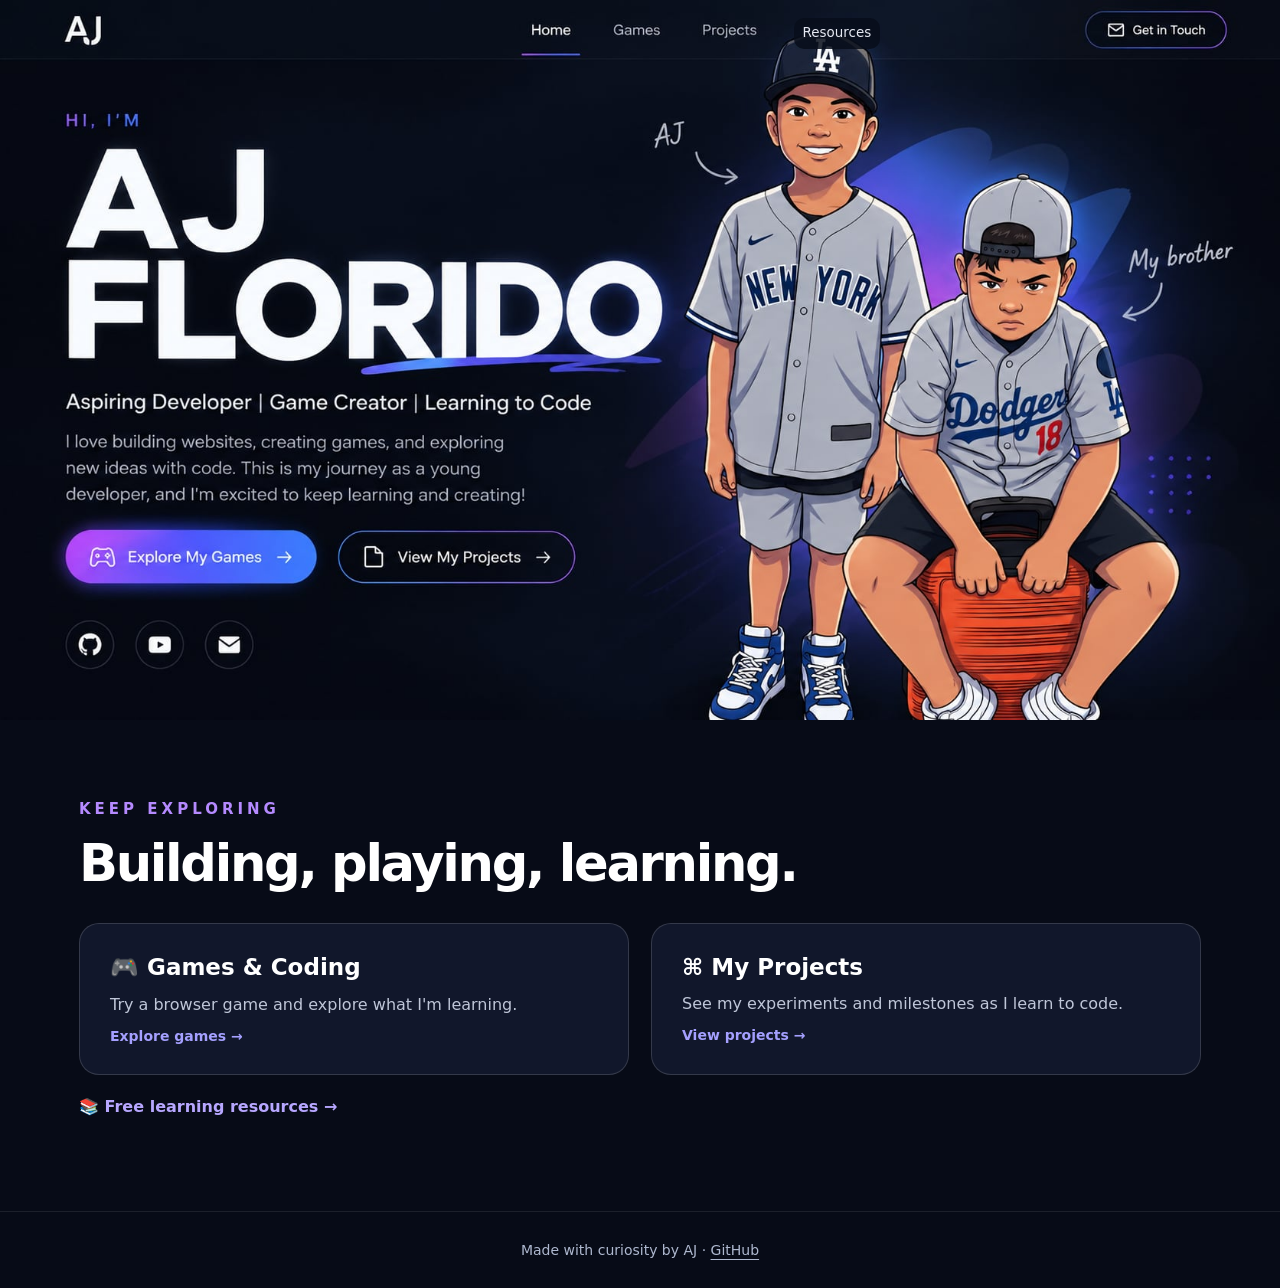
<file: index.html>
<!doctype html>
<html lang="en"><head><meta charset="utf-8"><meta name="viewport" content="width=device-width,initial-scale=1">
<meta name="theme-color" content="#070b17">
<meta name="description" content="Meet AJ Florido, an aspiring developer and game creator. Explore his original browser games, coding projects, and journey learning Python and JavaScript."><title>AJ Florido | Young Coder, Game Creator & Developer</title><link rel="stylesheet" href="style.css"><link rel="stylesheet" href="homepage.css?v=3"></head>
<body class="home-v3">
<main>
<!-- Desktop: the approved artwork is reproduced exactly, with real links placed over its buttons. -->
<section class="artwork-hero" aria-label="AJ Florido homepage">
<img class="artwork" src="homepage-reference.png" alt="AJ Florido, aspiring developer and game creator, pictured in a stylized illustration with his brother." width="1650" height="928">
<a class="hotspot logo" href="index.html" aria-label="AJ Florido home"></a>
<a class="hotspot nav-home" href="index.html" aria-label="Home" aria-current="page"></a>
<a class="hotspot nav-games" href="games.html" aria-label="Games"></a>
<a class="hotspot nav-projects" href="projects.html" aria-label="Projects"></a>
<a class="desktop-resources-link" href="resources.html">Resources</a>
<a class="hotspot nav-contact" href="https://github.com/ajflorido-tech" target="_blank" rel="noopener noreferrer" aria-label="AJ's GitHub profile"></a>
<a class="hotspot action-games" href="games.html" aria-label="Explore My Games"></a>
<a class="hotspot action-projects" href="projects.html" aria-label="View My Projects"></a>
<a class="hotspot social-github" href="https://github.com/ajflorido-tech" target="_blank" rel="noopener noreferrer" aria-label="GitHub profile"></a>
</section>
<!-- Mobile: accessible, selectable text and real links rather than a shrunken screenshot. -->
<section class="mobile-home">
<header class="mobile-top"><a class="mobile-brand" href="index.html">AJ<span>.</span></a><nav aria-label="Main navigation"><a href="index.html" aria-current="page">Home</a><a href="games.html">Games</a><a href="projects.html">Projects</a><a href="resources.html">Resources</a></nav></header>
<div class="mobile-content"><p class="mobile-eyebrow">HI, I'M</p><h1>AJ<br>FLORIDO</h1><p class="mobile-subtitle">Aspiring Developer | Game Creator | Learning to Code</p>
<p class="mobile-description">I love building websites, creating games, and exploring new ideas with code. This is my journey as a young developer, and I'm excited to keep learning and creating!</p>
<div class="mobile-buttons"><a class="mobile-primary" href="games.html">🎮 Explore My Games →</a><a class="mobile-secondary" href="projects.html">▣ View My Projects →</a></div>
<img class="mobile-portrait" src="aj-brothers-mobile.jpg" alt="Illustration of AJ with his brother"></div>
</section>
<section class="below-hero"><p class="eyebrow">KEEP EXPLORING</p><h2>Building, playing, learning.</h2><div class="home-cards"><a href="games.html"><strong>🎮 Games & Coding</strong><span>Try a browser game and explore what I'm learning.</span><b>Explore games →</b></a><a href="projects.html"><strong>⌘ My Projects</strong><span>See my experiments and milestones as I learn to code.</span><b>View projects →</b></a></div><a class="resources-home-link" href="resources.html">📚 Free learning resources →</a></section>
</main><footer class="home-footer">Made with curiosity by AJ · <a href="https://github.com/ajflorido-tech" target="_blank" rel="noopener noreferrer">GitHub</a></footer>
</body></html>
</file>
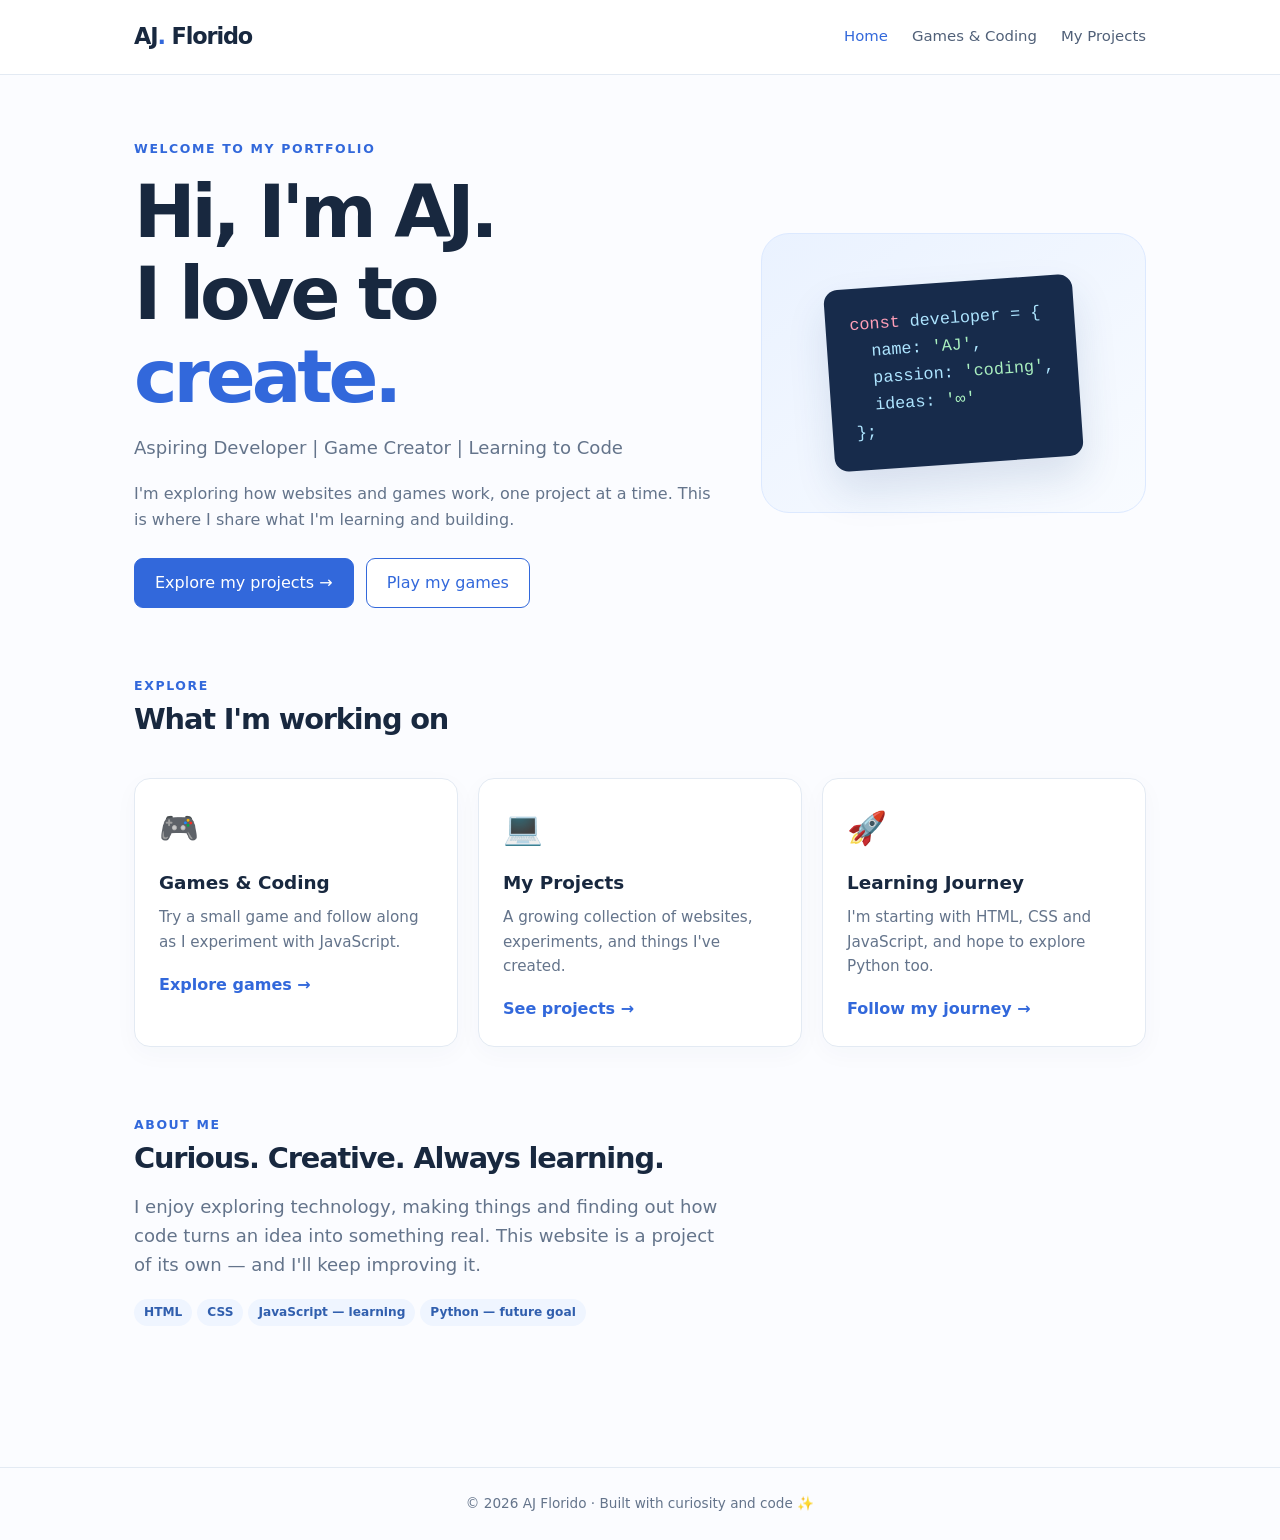
<file: ajflorido-site/index.html>
<!doctype html><html lang="en"><head><meta charset="utf-8"><meta name="viewport" content="width=device-width, initial-scale=1"><meta name="description" content="AJ Florido's developer portfolio: coding, games, and creative projects."><title>AJ Florido | Developer Portfolio</title><link rel="stylesheet" href="style.css"></head><body><header><div class="nav"><a class="brand" href="index.html">AJ<span>.</span> Florido</a><nav aria-label="Main navigation"><a class="active" href="index.html">Home</a><a href="games.html">Games & Coding</a><a href="projects.html">My Projects</a></nav></div></header><main><section class="hero"><div><div class="eyebrow">Welcome to my portfolio</div><h1>Hi, I'm AJ.<br>I love to <span style="color:var(--blue)">create.</span></h1><p class="lead">Aspiring Developer | Game Creator | Learning to Code</p><p>I'm exploring how websites and games work, one project at a time. This is where I share what I'm learning and building.</p><div class="buttons"><a class="btn" href="projects.html">Explore my projects →</a><a class="btn secondary" href="games.html">Play my games</a></div></div><div class="illustration" aria-label="Decorative code illustration"><div class="codewindow"><span class="pink">const</span> developer = {<br>&nbsp; name: <span class="green">'AJ'</span>,<br>&nbsp; passion: <span class="green">'coding'</span>,<br>&nbsp; ideas: <span class="green">'∞'</span><br>};</div></div></section><section class="section"><div class="section-head"><div><div class="eyebrow">Explore</div><h2>What I'm working on</h2></div></div><div class="grid"><article class="card"><div class="icon">🎮</div><h3>Games & Coding</h3><p>Try a small game and follow along as I experiment with JavaScript.</p><a class="link" href="games.html">Explore games →</a></article><article class="card"><div class="icon">💻</div><h3>My Projects</h3><p>A growing collection of websites, experiments, and things I've created.</p><a class="link" href="projects.html">See projects →</a></article><article class="card"><div class="icon">🚀</div><h3>Learning Journey</h3><p>I'm starting with HTML, CSS and JavaScript, and hope to explore Python too.</p><a class="link" href="projects.html#journey">Follow my journey →</a></article></div></section><section class="section"><div class="eyebrow">About me</div><h2>Curious. Creative. Always learning.</h2><p class="lead">I enjoy exploring technology, making things and finding out how code turns an idea into something real. This website is a project of its own — and I'll keep improving it.</p><span class="tag">HTML</span><span class="tag">CSS</span><span class="tag">JavaScript — learning</span><span class="tag">Python — future goal</span></section></main><footer>© <span id="year"></span> AJ Florido · Built with curiosity and code ✨</footer><script src="script.js"></script></body></html>
</file>
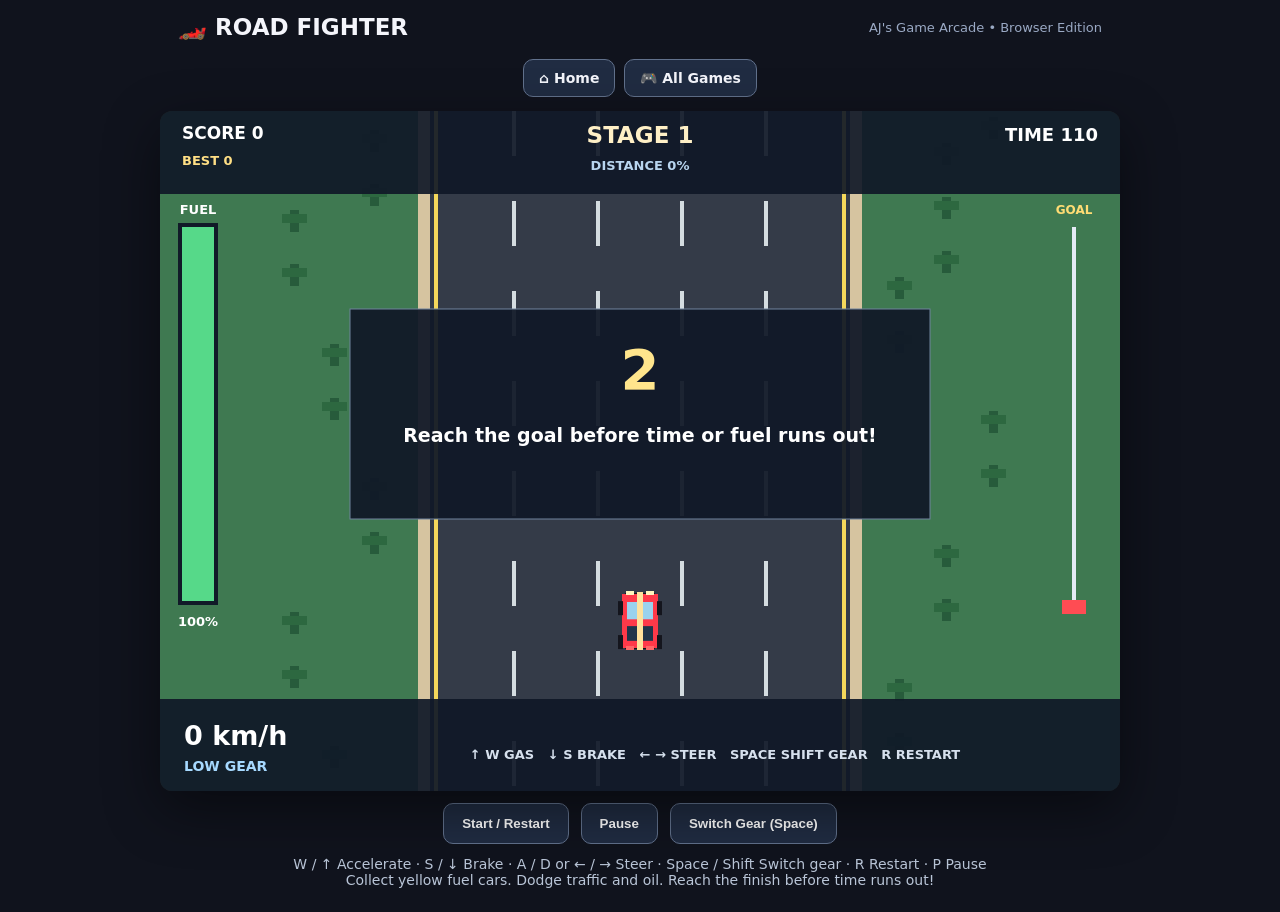
<file: games/road-fighter/index.html>
<!doctype html><html lang="en"><head><meta charset="utf-8"><meta name="viewport" content="width=device-width,initial-scale=1"><title>Road Fighter — AJ's Arcade</title><style>*{box-sizing:border-box}body{margin:0;background:#10131d;color:#f4f5fb;font:16px system-ui,Arial;display:flex;align-items:center;flex-direction:column}header{width:min(960px,100%);display:flex;justify-content:space-between;align-items:center;padding:14px 18px}h1{font-size:23px;margin:0}header span{color:#9aa9c4;font-size:13px}.site-nav{display:flex;gap:9px;flex-wrap:wrap;justify-content:center;padding:4px 12px 14px}.site-nav a{color:#f4f5fb;text-decoration:none;border:1px solid #61718c;background:#202c42;border-radius:10px;padding:10px 15px;font-size:14px;font-weight:700}.site-nav a:hover,.site-nav a:focus-visible{background:#334563;outline-offset:3px}.frame{width:min(960px,100%);position:relative}canvas{display:block;width:100%;height:auto;background:#222;touch-action:none;border-radius:12px;box-shadow:0 18px 55px #0007}.actions{display:flex;gap:12px;justify-content:center;padding:12px;flex-wrap:wrap}button{border:1px solid #61718c;background:#202c42;color:white;border-radius:10px;padding:12px 18px;font-weight:700;cursor:pointer;touch-action:none}button:hover{background:#334563}.help{color:#b9c5d7;text-align:center;padding:0 12px 24px;font-size:14px}#touch{display:none}@media(pointer:coarse){#touch{display:flex;gap:10px;justify-content:center;flex-wrap:wrap;padding:8px}#touch button{min-width:68px;min-height:55px}}@media(max-width:600px){header span{display:none}h1{font-size:19px}}</style></head><body><header><h1>🏎️ ROAD FIGHTER</h1><span>AJ's Game Arcade • Browser Edition</span></header><nav class="site-nav" aria-label="Website navigation"><a href="../../index.html">⌂ Home</a><a href="../../games.html">🎮 All Games</a></nav><main class="frame"><canvas id="game" width="960" height="680" aria-label="Road Fighter racing game"></canvas></main><div class="actions"><button id="start">Start / Restart</button><button id="pause">Pause</button><button id="gear">Switch Gear (Space)</button></div><div id="touch"><button data-key="arrowleft">◀ Left</button><button data-key="arrowup">▲ Gas</button><button data-key="arrowdown">▼ Brake</button><button data-key="arrowright">Right ▶</button></div><div class="help">W / ↑ Accelerate · S / ↓ Brake · A / D or ← / → Steer · Space / Shift Switch gear · R Restart · P Pause<br>Collect yellow fuel cars. Dodge traffic and oil. Reach the finish before time runs out!</div><script src="game.js"></script></body></html>
</file>
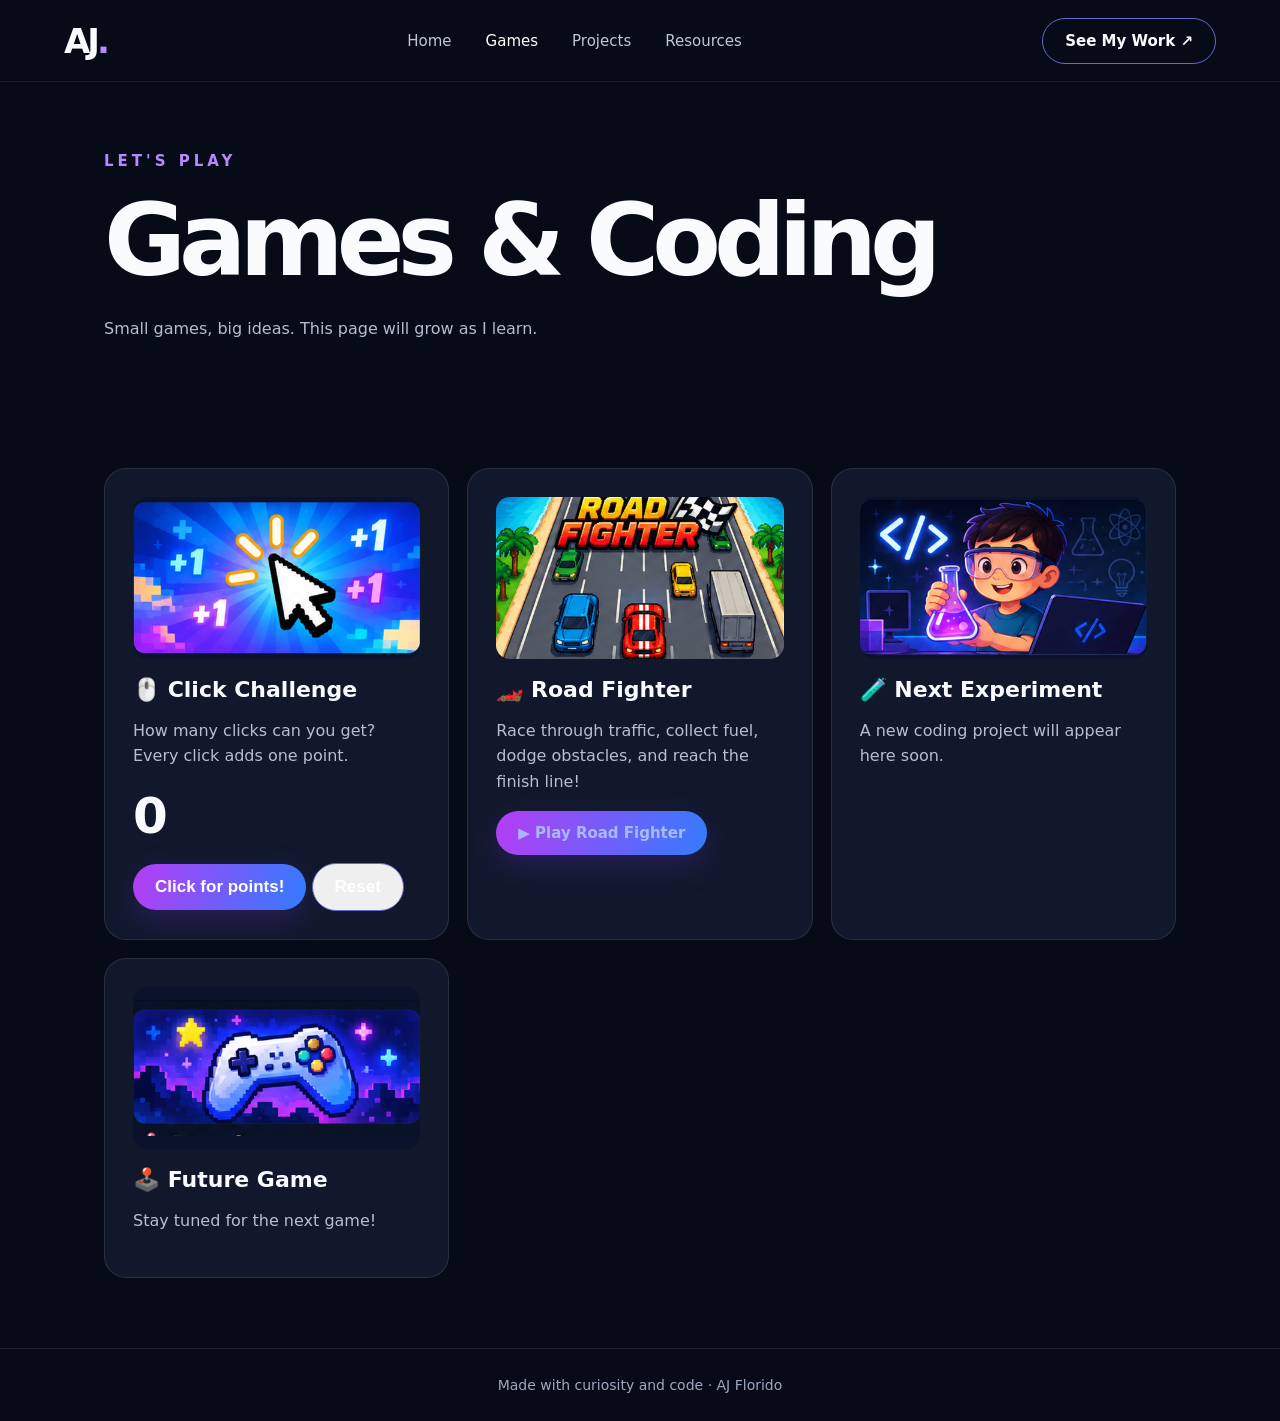
<file: games.html>
<!doctype html><html lang="en"><head><meta charset="utf-8"><meta name="viewport" content="width=device-width,initial-scale=1"><meta name="theme-color" content="#070b17"><meta name="description" content="AJ Florido's coding and game creation portfolio."><title>Games & Coding | AJ Florido</title><link rel="stylesheet" href="style.css"></head><body><header class="top"><a class="brand" href="index.html" aria-label="AJ home">AJ<span>.</span></a><nav aria-label="Main navigation"><a href="index.html" class="NAVHOME">Home</a><a href="games.html" class="active">Games</a><a href="projects.html" class="NAVPROJECTS">Projects</a><a href="resources.html">Resources</a></nav><a class="topcta" href="projects.html">See My Work ↗</a></header><main><section class="page-hero"><div class="eyebrow">LET'S PLAY</div><h1>Games & Coding</h1><p class="muted">Small games, big ideas. This page will grow as I learn.</p></section><section class="section"><div class="cards"><article class="card game"><img src="click-challenge-thumbnail.png" alt="Colorful cursor clicking for points" loading="lazy" style="display:block;width:100%;aspect-ratio:16/9;object-fit:cover;border-radius:14px;margin-bottom:18px"><h3>🖱️ Click Challenge</h3><p>How many clicks can you get? Every click adds one point.</p><div id="score" class="score" aria-live="polite">0</div><button class="primary" id="clicker">Click for points!</button> <button class="outline" id="reset">Reset</button></article><article class="card game"><a href="games/road-fighter/" target="_blank" rel="noopener noreferrer" aria-label="Play Road Fighter in a new tab"><img src="road-fighter-thumbnail.png" alt="Road Fighter arcade racing game with colorful cars on a highway" loading="lazy" style="display:block;width:100%;aspect-ratio:16/9;object-fit:cover;border-radius:14px;margin-bottom:18px"></a><h3>🏎️ Road Fighter</h3><p>Race through traffic, collect fuel, dodge obstacles, and reach the finish line!</p><a class="primary" href="games/road-fighter/" target="_blank" rel="noopener noreferrer" aria-label="Play Road Fighter in a new tab" style="display:inline-block;text-decoration:none;text-align:center">▶ Play Road Fighter</a></article><article class="card"><img src="next-experiment-thumbnail.png" alt="Coding experiment with glowing science flask" loading="lazy" style="display:block;width:100%;aspect-ratio:16/9;object-fit:cover;border-radius:14px;margin-bottom:18px"><h3>🧪 Next Experiment</h3><p>A new coding project will appear here soon.</p></article><article class="card"><img src="future-game-thumbnail.png" alt="Pixel art video game controller" loading="lazy" style="display:block;width:100%;aspect-ratio:16/9;object-fit:cover;border-radius:14px;margin-bottom:18px"><h3>🕹️ Future Game</h3><p>Stay tuned for the next game!</p></article></div></section></main><footer class="footer">Made with curiosity and code · AJ Florido</footer><script src="script.js" defer></script></body></html>
</file>
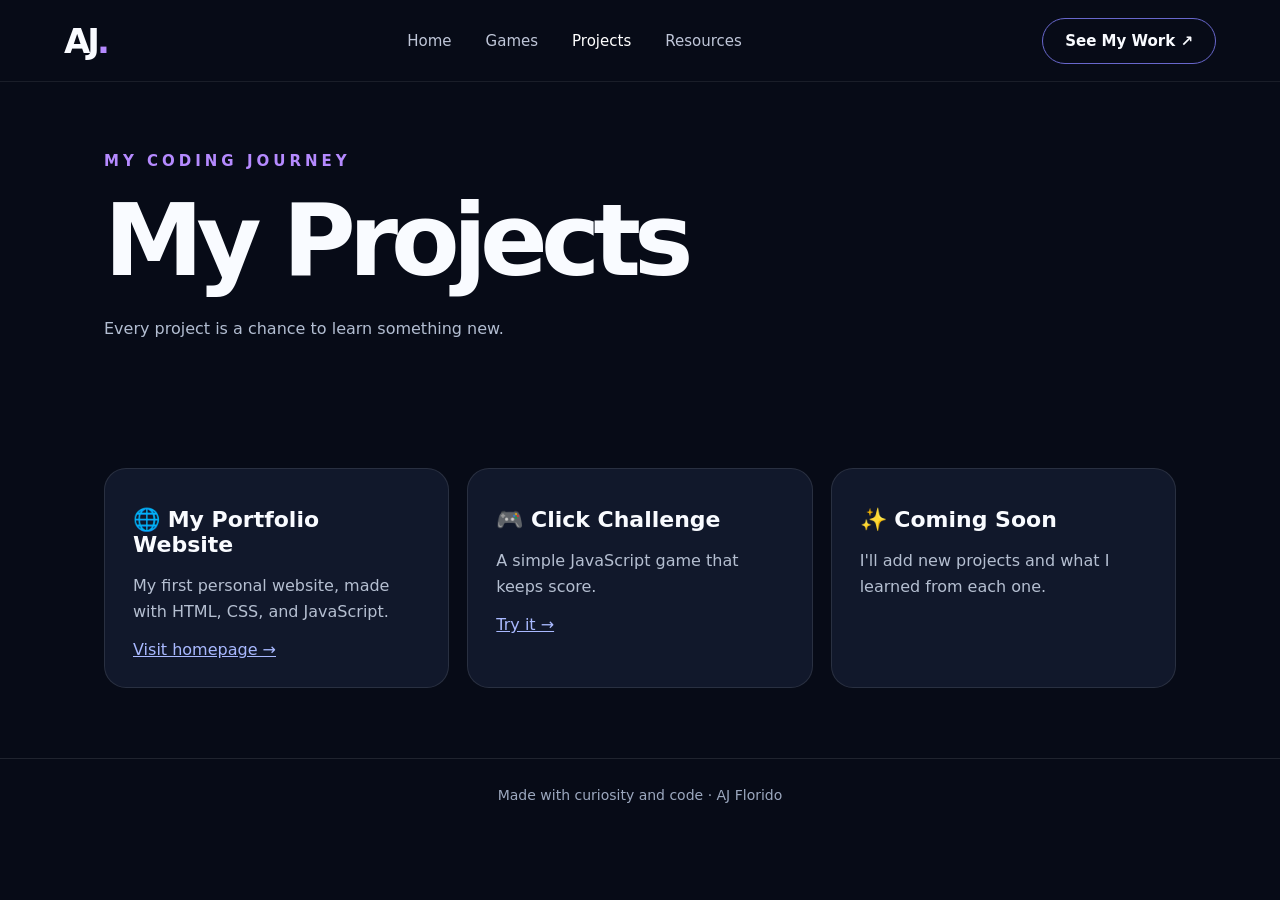
<file: projects.html>
<!doctype html><html lang="en"><head><meta charset="utf-8"><meta name="viewport" content="width=device-width,initial-scale=1"><meta name="theme-color" content="#070b17"><meta name="description" content="AJ Florido's coding and game creation portfolio."><title>Projects | AJ Florido</title><link rel="stylesheet" href="style.css"></head><body><header class="top"><a class="brand" href="index.html" aria-label="AJ home">AJ<span>.</span></a><nav aria-label="Main navigation"><a href="index.html" class="NAVHOME">Home</a><a href="games.html" class="NAVGAMES">Games</a><a href="projects.html" class="active">Projects</a><a href="resources.html">Resources</a></nav><a class="topcta" href="projects.html">See My Work ↗</a></header><main><section class="page-hero"><div class="eyebrow">MY CODING JOURNEY</div><h1>My Projects</h1><p class="muted">Every project is a chance to learn something new.</p></section><section class="section"><div class="cards"><article class="card"><h3>🌐 My Portfolio Website</h3><p>My first personal website, made with HTML, CSS, and JavaScript.</p><a href="index.html">Visit homepage →</a></article><article class="card"><h3>🎮 Click Challenge</h3><p>A simple JavaScript game that keeps score.</p><a href="games.html">Try it →</a></article><article class="card"><h3>✨ Coming Soon</h3><p>I'll add new projects and what I learned from each one.</p></article></div></section></main><footer class="footer">Made with curiosity and code · AJ Florido</footer><script src="script.js" defer></script></body></html>
</file>
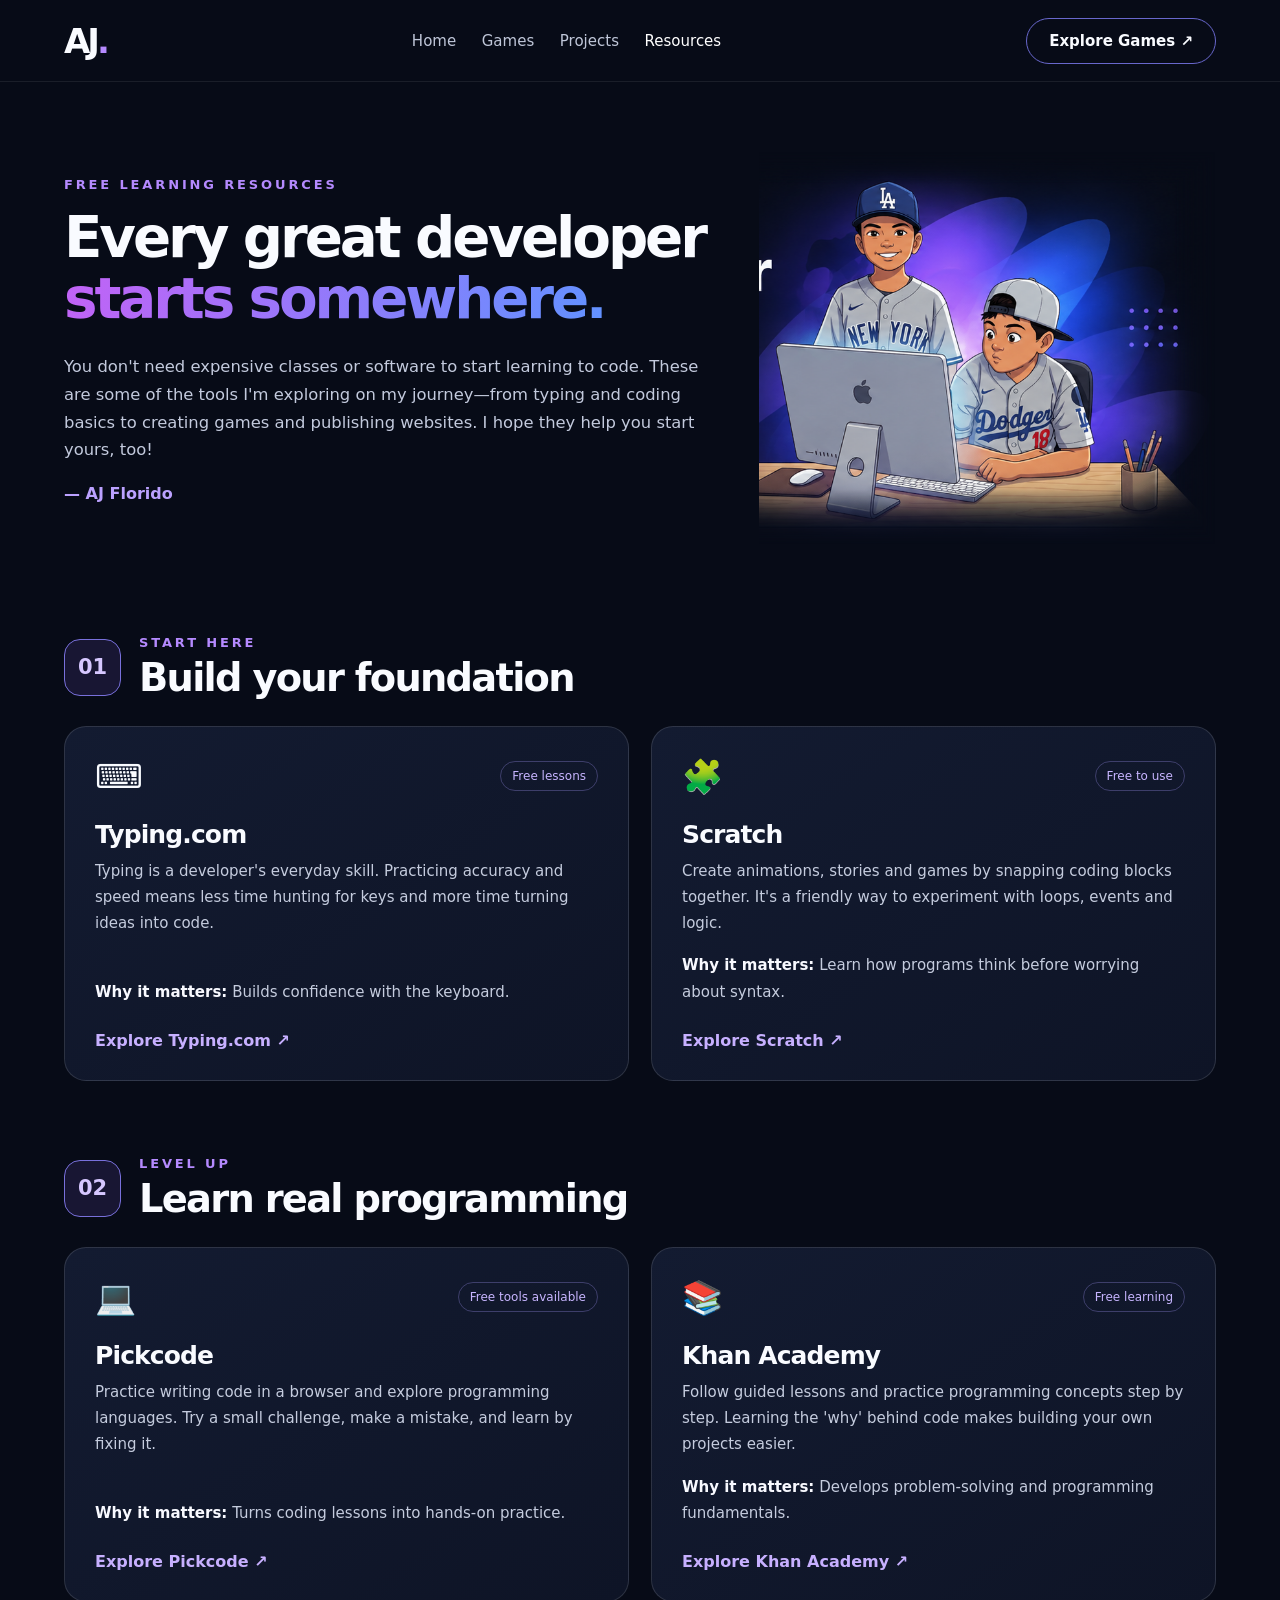
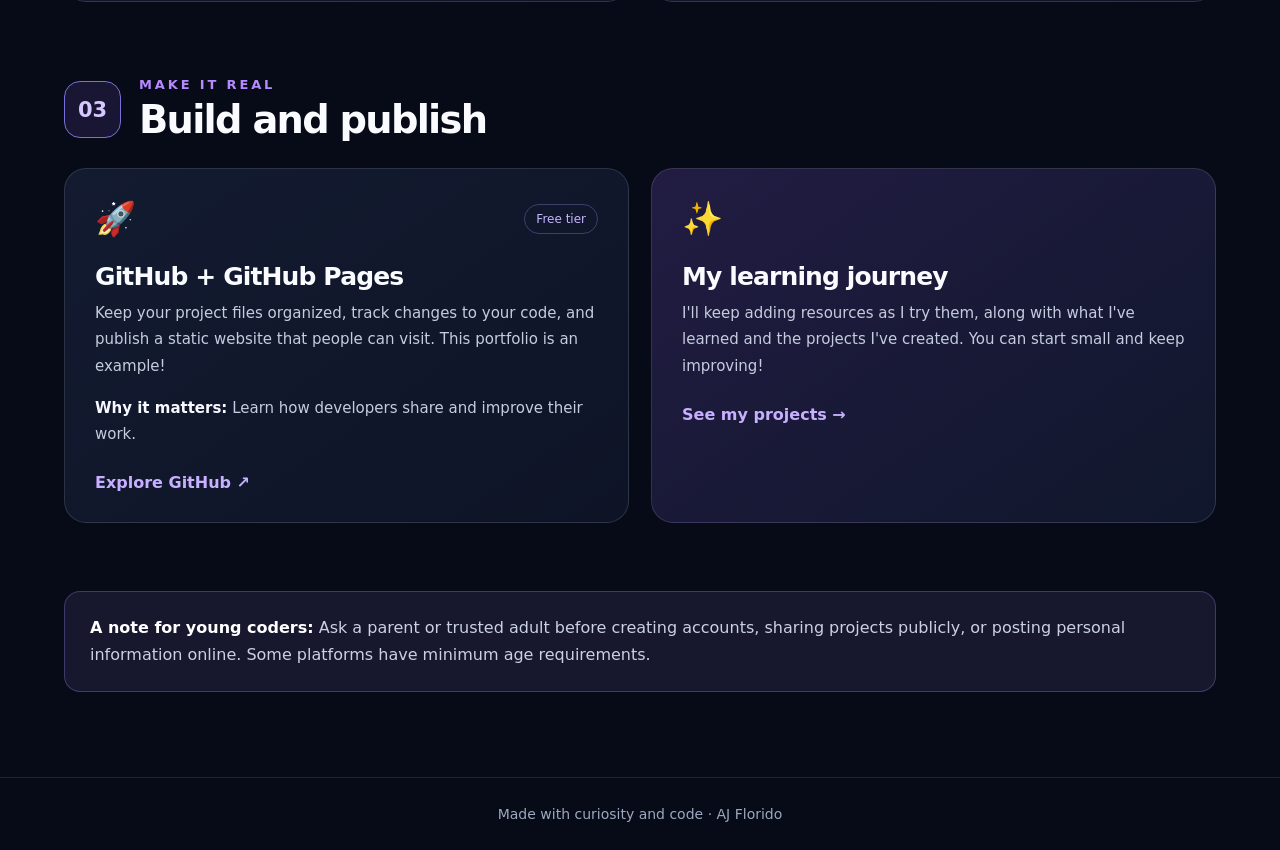
<file: resources.html>
<!doctype html>
<html lang="en"><head><meta charset="utf-8"><meta name="viewport" content="width=device-width,initial-scale=1"><meta name="theme-color" content="#070b17"><meta name="description" content="Free learning resources for typing, coding, creating games and publishing websites."><title>Free Learning Resources | AJ Florido</title><link rel="stylesheet" href="style.css"><link rel="stylesheet" href="resources.css"></head>
<body><header class="top"><a class="brand" href="index.html" aria-label="AJ Florido home">AJ<span>.</span></a><nav aria-label="Main navigation"><a href="index.html">Home</a><a href="games.html">Games</a><a href="projects.html">Projects</a><a href="resources.html" class="active" aria-current="page">Resources</a></nav><a class="topcta" href="games.html">Explore Games ↗</a></header>
<main class="resource-main"><section class="resource-hero"><div class="resource-hero-copy"><p class="eyebrow">FREE LEARNING RESOURCES</p><h1>Every great developer<br><span>starts somewhere.</span></h1><p class="resource-intro">You don't need expensive classes or software to start learning to code. These are some of the tools I'm exploring on my journey—from typing and coding basics to creating games and publishing websites. I hope they help you start yours, too!</p><p class="signature">— AJ Florido</p></div><div class="resource-hero-art" aria-hidden="true"><img src="resources-brothers.png" alt="" loading="eager"></div></section>
<section class="resource-section" aria-labelledby="foundation"><div class="stage-heading"><span class="stage-num">01</span><div><p class="eyebrow">START HERE</p><h2 id="foundation">Build your foundation</h2></div></div><div class="resource-grid">
<article class="resource-card"><div class="card-top"><span class="resource-icon">⌨️</span><span class="resource-tag">Free lessons</span></div><h3>Typing.com</h3><p>Typing is a developer's everyday skill. Practicing accuracy and speed means less time hunting for keys and more time turning ideas into code.</p><p class="why"><strong>Why it matters:</strong> Builds confidence with the keyboard.</p><a href="https://www.typing.com/" target="_blank" rel="noopener noreferrer" aria-label="Visit Typing.com (opens in new tab)">Explore Typing.com ↗</a></article>
<article class="resource-card"><div class="card-top"><span class="resource-icon">🧩</span><span class="resource-tag">Free to use</span></div><h3>Scratch</h3><p>Create animations, stories and games by snapping coding blocks together. It's a friendly way to experiment with loops, events and logic.</p><p class="why"><strong>Why it matters:</strong> Learn how programs think before worrying about syntax.</p><a href="https://scratch.mit.edu/" target="_blank" rel="noopener noreferrer" aria-label="Visit Scratch (opens in new tab)">Explore Scratch ↗</a></article>
</div></section>
<section class="resource-section" aria-labelledby="programming"><div class="stage-heading"><span class="stage-num">02</span><div><p class="eyebrow">LEVEL UP</p><h2 id="programming">Learn real programming</h2></div></div><div class="resource-grid">
<article class="resource-card"><div class="card-top"><span class="resource-icon">💻</span><span class="resource-tag">Free tools available</span></div><h3>Pickcode</h3><p>Practice writing code in a browser and explore programming languages. Try a small challenge, make a mistake, and learn by fixing it.</p><p class="why"><strong>Why it matters:</strong> Turns coding lessons into hands-on practice.</p><a href="https://pickcode.io/" target="_blank" rel="noopener noreferrer" aria-label="Visit Pickcode (opens in new tab)">Explore Pickcode ↗</a></article>
<article class="resource-card"><div class="card-top"><span class="resource-icon">📚</span><span class="resource-tag">Free learning</span></div><h3>Khan Academy</h3><p>Follow guided lessons and practice programming concepts step by step. Learning the 'why' behind code makes building your own projects easier.</p><p class="why"><strong>Why it matters:</strong> Develops problem-solving and programming fundamentals.</p><a href="https://www.khanacademy.org/computing" target="_blank" rel="noopener noreferrer" aria-label="Visit Khan Academy Computing (opens in new tab)">Explore Khan Academy ↗</a></article>
</div></section>
<section class="resource-section" aria-labelledby="publish"><div class="stage-heading"><span class="stage-num">03</span><div><p class="eyebrow">MAKE IT REAL</p><h2 id="publish">Build and publish</h2></div></div><div class="resource-grid"><article class="resource-card"><div class="card-top"><span class="resource-icon">🚀</span><span class="resource-tag">Free tier</span></div><h3>GitHub + GitHub Pages</h3><p>Keep your project files organized, track changes to your code, and publish a static website that people can visit. This portfolio is an example!</p><p class="why"><strong>Why it matters:</strong> Learn how developers share and improve their work.</p><a href="https://github.com/" target="_blank" rel="noopener noreferrer" aria-label="Visit GitHub (opens in new tab)">Explore GitHub ↗</a></article><article class="resource-card resource-note"><span class="resource-icon">✨</span><h3>My learning journey</h3><p>I'll keep adding resources as I try them, along with what I've learned and the projects I've created. You can start small and keep improving!</p><a href="projects.html">See my projects →</a></article></div></section>
<aside class="safety-note"><strong>A note for young coders:</strong> Ask a parent or trusted adult before creating accounts, sharing projects publicly, or posting personal information online. Some platforms have minimum age requirements.</aside>
</main><footer class="footer">Made with curiosity and code · AJ Florido</footer></body></html>
</file>
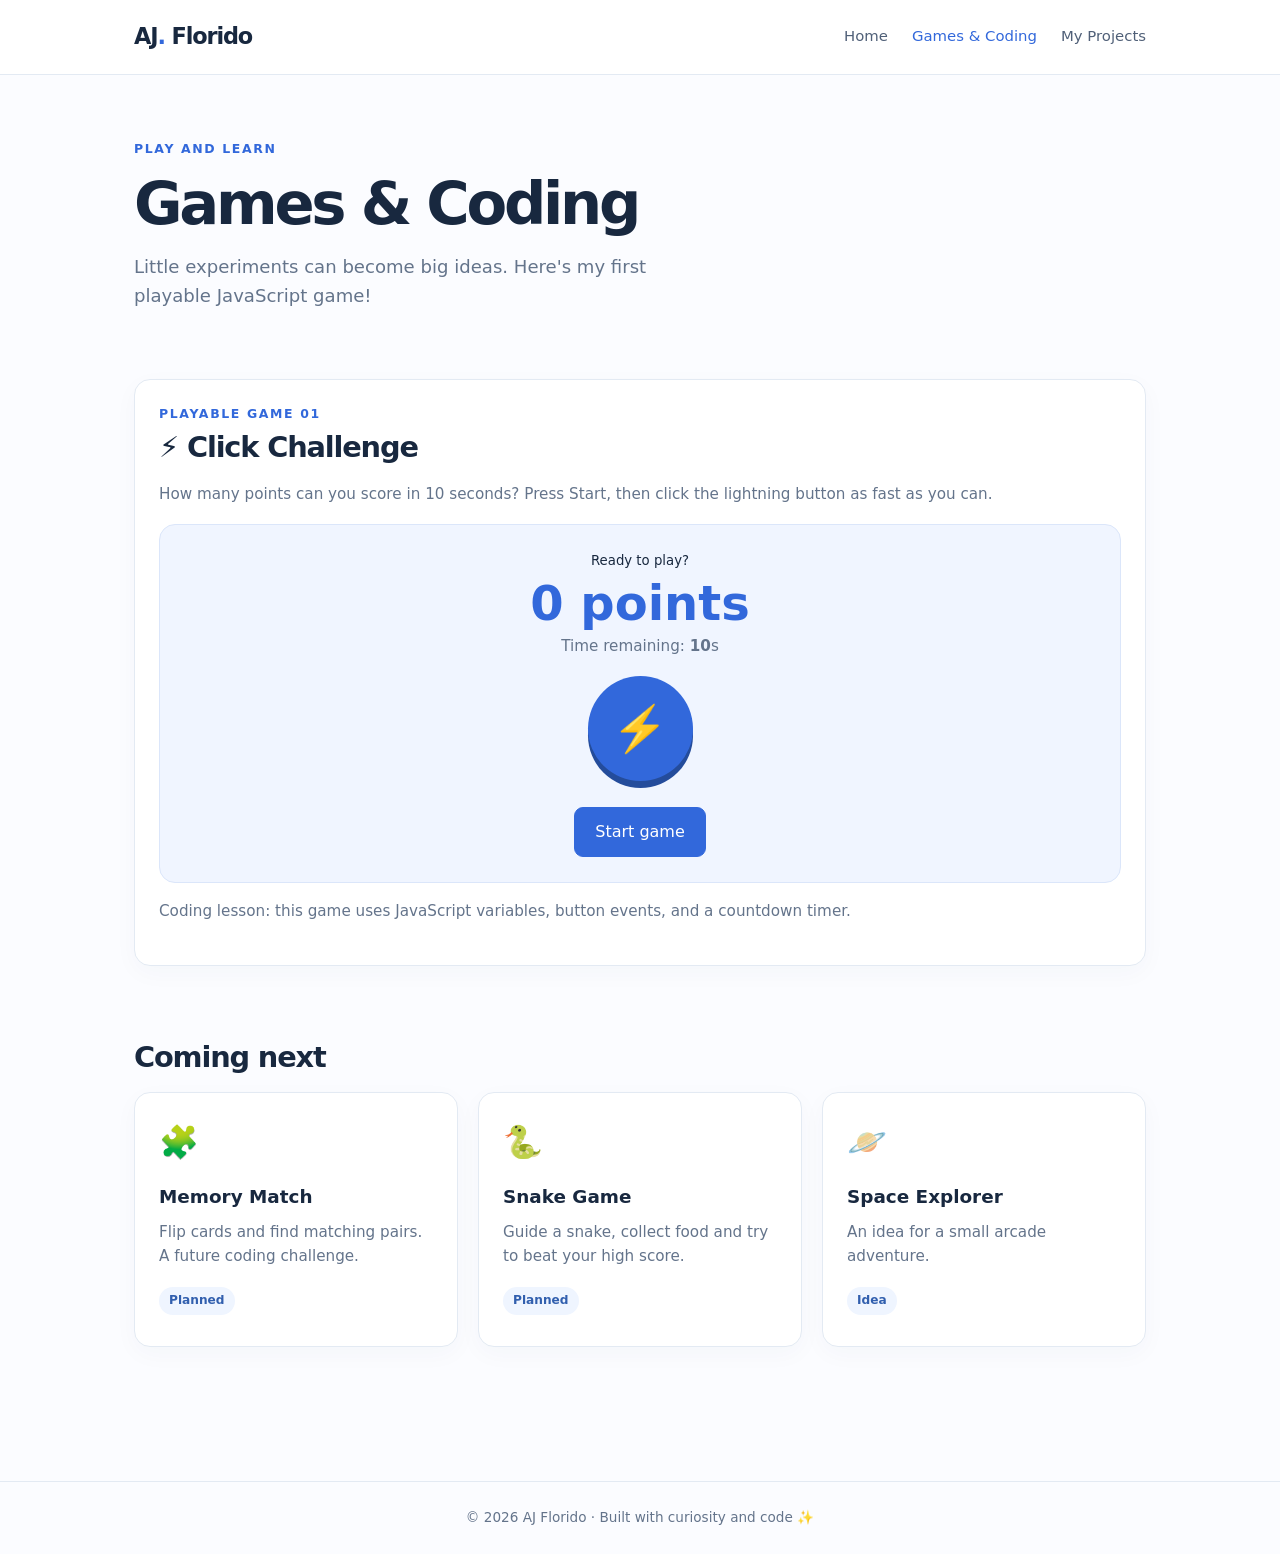
<file: ajflorido-site/games.html>
<!doctype html><html lang="en"><head><meta charset="utf-8"><meta name="viewport" content="width=device-width, initial-scale=1"><title>Games & Coding | AJ Florido</title><link rel="stylesheet" href="style.css"></head><body><header><div class="nav"><a class="brand" href="index.html">AJ<span>.</span> Florido</a><nav aria-label="Main navigation"><a href="index.html">Home</a><a class="active" href="games.html">Games & Coding</a><a href="projects.html">My Projects</a></nav></div></header><main><div class="pageintro"><div class="eyebrow">Play and learn</div><h1>Games & Coding</h1><p class="lead">Little experiments can become big ideas. Here's my first playable JavaScript game!</p></div><section class="section"><div class="grid"><article class="card" style="grid-column:1/-1"><div class="eyebrow">Playable game 01</div><h2>⚡ Click Challenge</h2><p>How many points can you score in 10 seconds? Press Start, then click the lightning button as fast as you can.</p><div class="gamearea"><div class="mini" id="status" aria-live="polite">Ready to play?</div><div class="score"><span id="score">0</span> points</div><p>Time remaining: <strong id="time">10</strong>s</p><button class="gamebutton" id="tap" disabled aria-label="Score a point">⚡</button><div class="buttons" style="justify-content:center"><button class="btn" id="start">Start game</button></div></div><p class="mini" style="margin-top:16px">Coding lesson: this game uses JavaScript variables, button events, and a countdown timer.</p></article></div></section><section class="section"><h2>Coming next</h2><div class="grid"><article class="card"><div class="icon">🧩</div><h3>Memory Match</h3><p>Flip cards and find matching pairs. A future coding challenge.</p><span class="tag">Planned</span></article><article class="card"><div class="icon">🐍</div><h3>Snake Game</h3><p>Guide a snake, collect food and try to beat your high score.</p><span class="tag">Planned</span></article><article class="card"><div class="icon">🪐</div><h3>Space Explorer</h3><p>An idea for a small arcade adventure.</p><span class="tag">Idea</span></article></div></section></main><footer>© <span id="year"></span> AJ Florido · Built with curiosity and code ✨</footer><script src="script.js"></script></body></html>
</file>
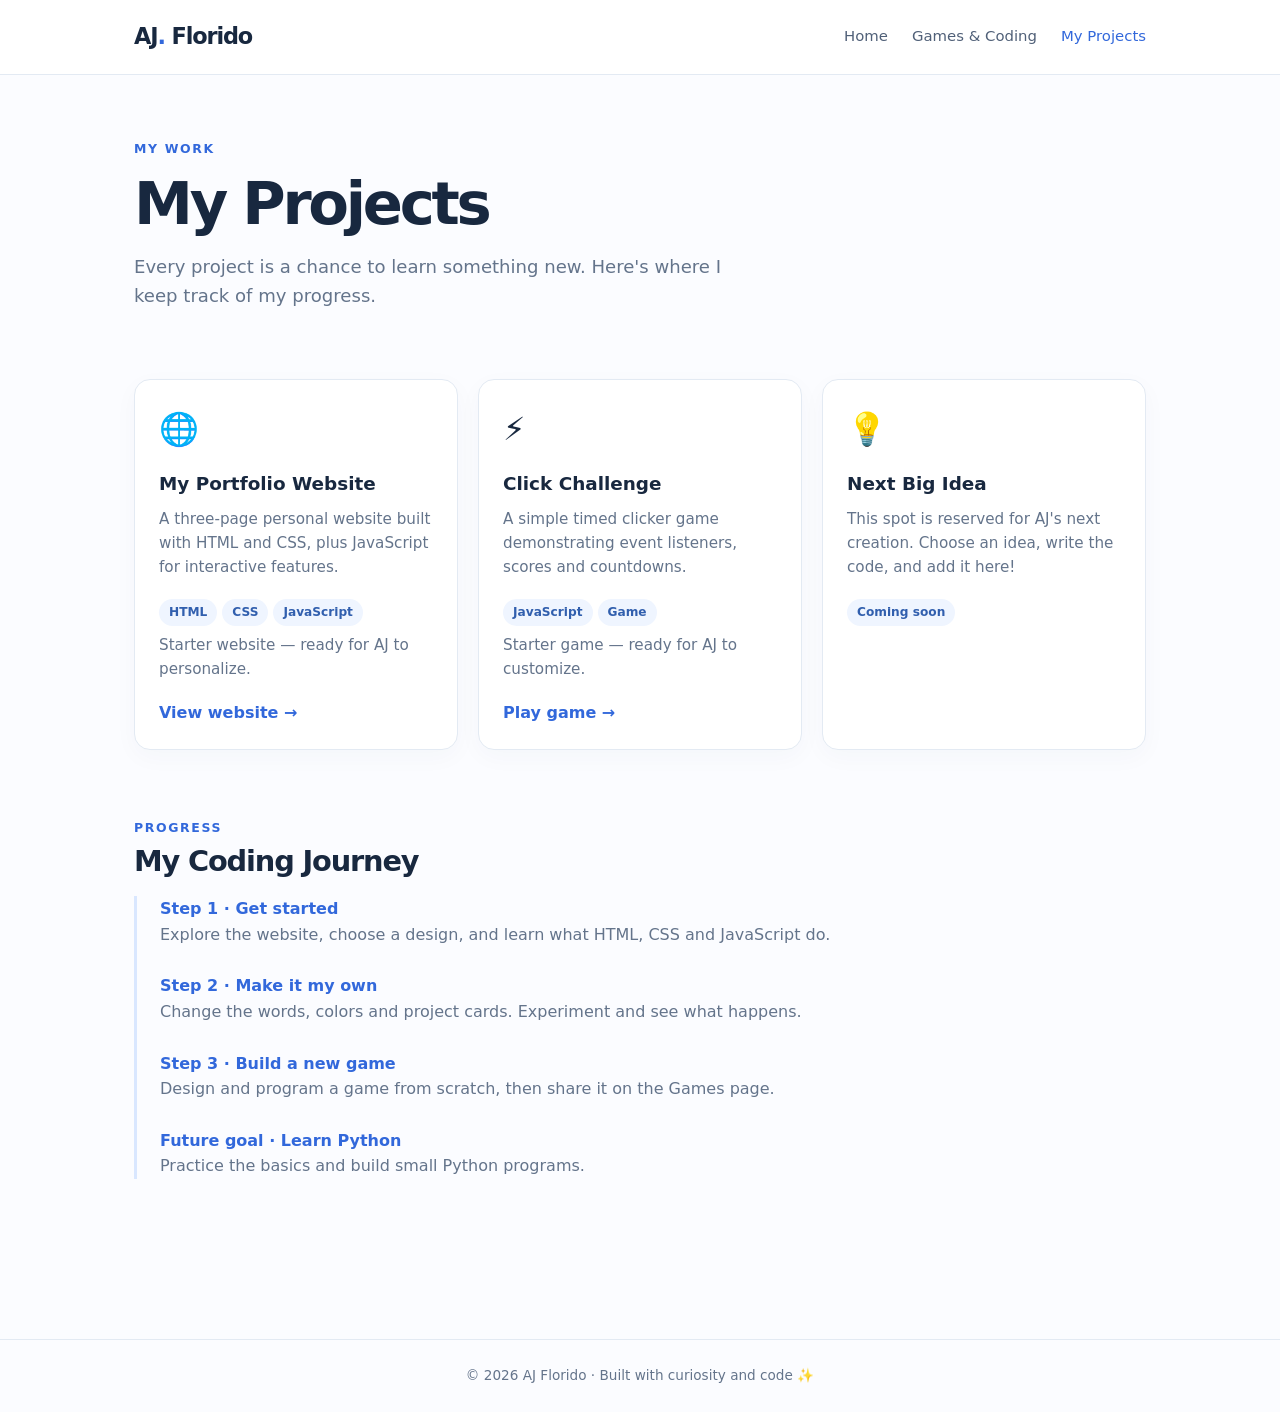
<file: ajflorido-site/projects.html>
<!doctype html><html lang="en"><head><meta charset="utf-8"><meta name="viewport" content="width=device-width, initial-scale=1"><title>My Projects | AJ Florido</title><link rel="stylesheet" href="style.css"></head><body><header><div class="nav"><a class="brand" href="index.html">AJ<span>.</span> Florido</a><nav aria-label="Main navigation"><a href="index.html">Home</a><a href="games.html">Games & Coding</a><a class="active" href="projects.html">My Projects</a></nav></div></header><main><div class="pageintro"><div class="eyebrow">My work</div><h1>My Projects</h1><p class="lead">Every project is a chance to learn something new. Here's where I keep track of my progress.</p></div><section class="section"><div class="grid"><article class="card"><div class="icon">🌐</div><h3>My Portfolio Website</h3><p>A three-page personal website built with HTML and CSS, plus JavaScript for interactive features.</p><span class="tag">HTML</span><span class="tag">CSS</span><span class="tag">JavaScript</span><p class="mini">Starter website — ready for AJ to personalize.</p><a class="link" href="index.html">View website →</a></article><article class="card"><div class="icon">⚡</div><h3>Click Challenge</h3><p>A simple timed clicker game demonstrating event listeners, scores and countdowns.</p><span class="tag">JavaScript</span><span class="tag">Game</span><p class="mini">Starter game — ready for AJ to customize.</p><a class="link" href="games.html">Play game →</a></article><article class="card"><div class="icon">💡</div><h3>Next Big Idea</h3><p>This spot is reserved for AJ's next creation. Choose an idea, write the code, and add it here!</p><span class="tag">Coming soon</span></article></div></section><section class="section" id="journey"><div class="eyebrow">Progress</div><h2>My Coding Journey</h2><div class="timeline"><article><strong>Step 1 · Get started</strong><p>Explore the website, choose a design, and learn what HTML, CSS and JavaScript do.</p></article><article><strong>Step 2 · Make it my own</strong><p>Change the words, colors and project cards. Experiment and see what happens.</p></article><article><strong>Step 3 · Build a new game</strong><p>Design and program a game from scratch, then share it on the Games page.</p></article><article><strong>Future goal · Learn Python</strong><p>Practice the basics and build small Python programs.</p></article></div></section></main><footer>© <span id="year"></span> AJ Florido · Built with curiosity and code ✨</footer><script src="script.js"></script></body></html>
</file>
<file: style.css>
*{box-sizing:border-box}html{scroll-behavior:smooth}body{margin:0;background:#070b17;color:#f9fbff;font-family:Inter,ui-sans-serif,system-ui,-apple-system,Segoe UI,sans-serif}a{color:inherit;text-decoration:none}a:focus-visible,button:focus-visible{outline:3px solid #b38aff;outline-offset:4px}.top{height:82px;display:flex;align-items:center;justify-content:space-between;gap:22px;padding:0 max(5vw,22px);border-bottom:1px solid #ffffff14}.brand{font-size:34px;font-weight:900;letter-spacing:-3px}.brand span,.eyebrow{color:#b58aff}.top nav{display:flex;gap:34px}.top nav a{font-size:15px;color:#bfc6d8}.top nav a.active,.top nav a:hover{color:white}.topcta,.outline,.primary{border-radius:100px;padding:13px 22px;border:1px solid #6867cc;font-weight:650;font-size:15px}.topcta:hover,.outline:hover{background:#22294b}.primary{display:inline-block;background:linear-gradient(105deg,#b53df4,#337cff);border:0;box-shadow:0 10px 30px #6834d944}.outline{display:inline-block}.hero{min-height:650px;max-width:1500px;margin:auto;padding:70px 5vw 70px;display:grid;grid-template-columns:1.1fr 1fr;align-items:center;gap:28px}.eyebrow{font-size:15px;font-weight:800;letter-spacing:4px}.hero h1{font-size:clamp(75px,9vw,145px);line-height:.91;letter-spacing:-.085em;margin:24px 0 28px;font-weight:900}.hero h1 span{display:block}.subtitle{font-size:clamp(18px,2vw,26px);line-height:1.45;margin:0 0 18px}.description{color:#adb6ca;font-size:18px;line-height:1.8;max-width:580px}.actions{display:flex;flex-wrap:wrap;gap:14px;margin-top:30px}.portrait-wrap{position:relative;min-height:550px;display:flex;align-items:center;justify-content:center}.glow{position:absolute;width:88%;height:70%;border-radius:50%;background:radial-gradient(ellipse,#3d53c877 0%,#a03ef933 44%,transparent 72%);filter:blur(30px)}.portrait{position:relative;width:min(100%,510px);height:550px;object-fit:cover;object-position:center 28%;border-radius:40% 40% 28px 28px;mask-image:linear-gradient(#000 70%,transparent 100%);box-shadow:0 0 0 1px #ffffff22}.label{position:absolute;font-size:22px;color:#ded6ff;font-style:italic;font-weight:650;text-shadow:0 2px 10px #000;z-index:2}.label.aj{left:7%;top:12%}.label.bro{right:0;top:52%}.section{padding:70px 5vw;max-width:1200px;margin:auto}.section h2{font-size:clamp(34px,5vw,60px);letter-spacing:-.05em;margin:10px 0 18px}.muted{color:#b3bed2;line-height:1.7}.cards{display:grid;grid-template-columns:repeat(3,minmax(0,1fr));gap:18px;margin-top:30px}.card{background:#11182b;border:1px solid #ffffff1a;border-radius:22px;padding:28px;min-height:200px}.card h3{font-size:22px;margin:10px 0}.card p{color:#b5bfd1;line-height:1.6}.card a{color:#a9b9ff;text-decoration:underline}.page-hero{padding:70px 5vw 10px;max-width:1200px;margin:auto}.page-hero h1{font-size:clamp(52px,8vw,100px);letter-spacing:-.07em;margin:12px 0}.game{max-width:420px}.score{font-size:50px;font-weight:900;margin:18px 0}.game button{cursor:pointer;color:white;font-size:17px}.footer{border-top:1px solid #ffffff1a;padding:28px 5vw;color:#9ca8bf;text-align:center;font-size:14px}@media(max-width:850px){.top{height:72px}.top nav{gap:15px}.topcta{display:none}.hero{grid-template-columns:1fr;padding-top:42px}.hero h1{font-size:clamp(70px,16vw,120px)}.portrait-wrap{min-height:400px}.portrait{height:430px;max-width:420px}.cards{grid-template-columns:1fr}.description{font-size:16px}}@media(max-width:420px){.top nav a{font-size:13px}.brand{font-size:28px}.hero h1{font-size:68px}.actions a{width:100%;text-align:center}.portrait{height:350px}.portrait-wrap{min-height:350px}.label{font-size:16px}}
</file>
<file: homepage.css>
/* Homepage-only layout. The other two pages continue using style.css. */
body.home-v3{background:#070b17;color:#fff;margin:0;overflow-x:hidden}
.home-v3 .artwork-hero{width:100%;position:relative;line-height:0;isolation:isolate;background:#070b17}
.home-v3 .artwork{display:block;width:100%;height:auto}
.home-v3 .hotspot{display:block;position:absolute;z-index:2;border-radius:16px;cursor:pointer}
.home-v3 .hotspot:focus-visible{outline:3px solid #d6b3ff;outline-offset:2px;background:#ffffff18}
.home-v3 .logo{left:4.5%;top:1%;width:5%;height:7%}
.home-v3 .nav-home{left:40%;top:1%;width:6%;height:7%}
.home-v3 .nav-games{left:47%;top:1%;width:6%;height:7%}
.home-v3 .nav-projects{left:54%;top:1%;width:8%;height:7%}
.home-v3 .nav-contact{left:84%;top:1%;width:13%;height:7%}
.home-v3 .action-games{left:5%;top:73%;width:20%;height:9%}
.home-v3 .action-projects{left:26%;top:73%;width:20%;height:9%}
.home-v3 .social-github{left:5%;top:85%;width:4%;height:9%}
.home-v3 .mobile-home{display:none}
.home-v3 .below-hero{padding:65px max(5%,24px) 95px;max-width:1250px;margin:auto}
.home-v3 .below-hero h2{font-size:clamp(32px,4vw,54px);margin:12px 0 30px;letter-spacing:-.045em}
.home-v3 .home-cards{display:grid;grid-template-columns:repeat(2,minmax(0,1fr));gap:22px}
.home-v3 .home-cards a{border:1px solid #ffffff25;background:#11172b;padding:30px;border-radius:20px;display:flex;flex-direction:column;gap:14px;transition:transform .2s,border-color .2s}
.home-v3 .home-cards a:hover{transform:translateY(-3px);border-color:#7973e9}
.home-v3 .home-cards strong{font-size:23px}.home-v3 .home-cards span{color:#bfc6d8}.home-v3 .home-cards b{color:#a5a0ff;font-size:14px}
.home-v3 .home-footer{text-align:center;color:#aeb8cf;border-top:1px solid #ffffff16;padding:30px 16px;font-size:14px}
.home-v3 .home-footer a{text-decoration:underline;text-underline-offset:4px}
@media(max-width:850px){
.home-v3 .artwork-hero{display:none}.home-v3 .mobile-home{display:block}
.home-v3 .mobile-top{height:auto;min-height:76px;display:flex;align-items:center;justify-content:space-between;gap:14px;padding:18px 5%;border-bottom:1px solid #ffffff20}
.home-v3 .mobile-brand{font-size:32px;font-weight:900;letter-spacing:-2px}.home-v3 .mobile-brand span{color:#b85aff}
.home-v3 .mobile-top nav{display:flex;gap:16px}.home-v3 .mobile-top nav a{font-size:14px;color:#cbd0e1}
.home-v3 .mobile-top nav a[aria-current]{color:#fff;border-bottom:2px solid #9b62ff;padding-bottom:4px}
.home-v3 .mobile-content{padding:45px 6% 60px;max-width:680px;margin:auto}
.home-v3 .mobile-eyebrow{font-size:14px;letter-spacing:.26em;color:#b28aff;font-weight:800;margin:0 0 18px}
.home-v3 .mobile-content h1{font-size:clamp(70px,17vw,128px);letter-spacing:-.08em;line-height:.85;margin:0 0 32px;font-weight:900}
.home-v3 .mobile-subtitle{font-size:clamp(18px,4vw,24px);line-height:1.4;color:white}
.home-v3 .mobile-description{color:#bbc2d5;line-height:1.7;font-size:16px;max-width:550px}
.home-v3 .mobile-buttons{display:flex;flex-wrap:wrap;gap:12px;margin-top:25px}
.home-v3 .mobile-buttons a{padding:15px 20px;border-radius:100px;font-weight:700;font-size:14px;border:1px solid #7776db}
.home-v3 .mobile-primary{background:linear-gradient(105deg,#b63ded,#3479ff);border:0!important}
.home-v3 .mobile-portrait{display:block;width:min(100%,450px);max-height:440px;object-fit:cover;object-position:top center;border-radius:24px;margin:40px auto 0;box-shadow:0 20px 65px #161e58a0}
.home-v3 .home-cards{grid-template-columns:1fr}
}
@media(max-width:420px){.home-v3 .mobile-top nav{gap:10px}.home-v3 .mobile-top nav a{font-size:12px}.home-v3 .mobile-content h1{font-size:clamp(60px,17vw,80px)}}

/* Fourth navigation item: add a real link without altering the approved desktop artwork. */
.home-v3 .desktop-resources-link{position:absolute;left:62%;top:2.5%;z-index:3;color:#e5e8f2;font-size:clamp(11px,1.05vw,16px);line-height:1.4;text-decoration:none;padding:6px 9px;border-radius:10px;background:#080d1bd9}
.home-v3 .desktop-resources-link:hover,.home-v3 .desktop-resources-link:focus-visible{color:#d7b8ff;outline:2px solid #8e6df2}
.home-v3 .resources-home-link{display:block;margin:22px 0 0;color:#b7a7ff;font-weight:700}
@media(max-width:850px){.home-v3 .desktop-resources-link{display:none}.home-v3 .mobile-top{flex-wrap:wrap}.home-v3 .mobile-top nav{flex-wrap:wrap;justify-content:flex-end}}
@media(max-width:420px){.home-v3 .mobile-top nav{gap:9px}.home-v3 .mobile-top nav a{font-size:11px}}
</file>
<file: ajflorido-site/style.css>
:root{--ink:#18283f;--muted:#64748b;--blue:#3268db;--pale:#eff5ff;--line:#e3eaf3}*{box-sizing:border-box}body{margin:0;font-family:Inter,ui-sans-serif,system-ui,-apple-system,Segoe UI,sans-serif;color:var(--ink);background:#fbfcff;line-height:1.6}a{color:inherit;text-decoration:none}header{background:white;border-bottom:1px solid var(--line)}.nav{max-width:1060px;margin:auto;display:flex;align-items:center;justify-content:space-between;padding:19px 24px;gap:16px}.brand{font-weight:850;letter-spacing:-.05em;font-size:1.4rem}.brand span{color:var(--blue)}nav{display:flex;gap:24px;flex-wrap:wrap}nav a{font-size:.93rem;color:#506078}nav a.active,nav a:hover{color:var(--blue)}main{max-width:1060px;margin:auto;padding:64px 24px}.hero{display:grid;grid-template-columns:1.5fr 1fr;align-items:center;gap:50px;min-height:360px}.eyebrow{font-size:.78rem;letter-spacing:.13em;text-transform:uppercase;color:var(--blue);font-weight:800}h1{font-size:clamp(2.6rem,5.8vw,4.6rem);line-height:1.12;letter-spacing:-.055em;margin:12px 0 16px}h2{font-size:1.8rem;letter-spacing:-.04em;margin:0 0 12px}h3{margin:0 0 8px;font-size:1.15rem}p{color:var(--muted);margin:0 0 18px}.lead{font-size:1.13rem;max-width:590px}.buttons{display:flex;gap:12px;flex-wrap:wrap;margin-top:26px}.btn{border:1px solid var(--blue);background:var(--blue);color:white;padding:11px 20px;border-radius:9px;font-weight:700;cursor:pointer;font:inherit}.btn.secondary{background:white;color:var(--blue)}.illustration{background:linear-gradient(145deg,#eaf2ff,#f8fbff);border:1px solid #dce9ff;border-radius:28px;min-height:280px;display:grid;place-items:center}.codewindow{background:#172b4b;color:#aee5ff;border-radius:14px;padding:24px;font-family:ui-monospace,monospace;box-shadow:0 20px 40px #1b467b22;transform:rotate(-4deg);font-size:1.05rem}.codewindow .pink{color:#ff9eb7}.codewindow .green{color:#a9efbf}.section{margin-top:68px}.section-head{display:flex;justify-content:space-between;align-items:end;gap:16px;margin-bottom:24px}.grid{display:grid;grid-template-columns:repeat(3,minmax(0,1fr));gap:20px}.card{border:1px solid var(--line);border-radius:16px;background:white;padding:24px;box-shadow:0 7px 24px #17325a08}.card p{font-size:.95rem}.card .icon{font-size:2rem;margin-bottom:14px}.tag{display:inline-block;border-radius:20px;background:var(--pale);color:#315fae;padding:4px 10px;font-size:.76rem;font-weight:700;margin:0 5px 7px 0}.link{color:var(--blue);font-weight:750}.pageintro{max-width:760px}.pageintro h1{font-size:clamp(2.5rem,5vw,3.7rem)}.gamearea{background:#f0f5ff;border:1px solid #dbe6fa;border-radius:16px;padding:25px;text-align:center;margin-top:18px}.score{font-size:3rem;font-weight:850;color:var(--blue);line-height:1.3}.gamebutton{background:var(--blue);color:white;border:0;border-radius:100px;width:105px;height:105px;font-size:2.8rem;cursor:pointer;box-shadow:0 7px 0 #244c9b}.gamebutton:active{transform:translateY(5px);box-shadow:0 2px 0 #244c9b}.mini{font-size:.83rem}.timeline{border-left:3px solid #d9e7ff;padding-left:23px}.timeline article{margin-bottom:26px}.timeline strong{color:var(--blue)}footer{border-top:1px solid var(--line);padding:25px;text-align:center;color:var(--muted);font-size:.85rem;margin-top:70px}@media(max-width:740px){.nav{align-items:flex-start;flex-direction:column}.hero{grid-template-columns:1fr;gap:20px}.illustration{min-height:230px}.grid{grid-template-columns:1fr}main{padding-top:40px}.section{margin-top:46px}nav{gap:15px}}
</file>
<file: resources.css>
/* Free learning resources page */
.resource-main{max-width:1190px;margin:0 auto;padding:0 5% 85px}.resource-hero{padding:95px 0 65px;max-width:880px}.resource-hero .eyebrow,.stage-heading .eyebrow{font-size:13px;font-weight:800;letter-spacing:.22em;margin:0 0 16px}.resource-hero h1{font-size:clamp(46px,7vw,92px);line-height:1.03;letter-spacing:-.065em;margin:0 0 28px}.resource-hero h1 span{background:linear-gradient(110deg,#c362f6,#6192ff);-webkit-background-clip:text;background-clip:text;color:transparent}.resource-intro{font-size:clamp(17px,2vw,21px);line-height:1.7;color:#c3cadd;max-width:790px}.signature{color:#bba1ff;font-weight:700;margin-top:20px}.resource-section{padding:35px 0 40px}.stage-heading{display:flex;align-items:center;gap:18px;margin-bottom:26px}.stage-heading h2{font-size:clamp(27px,3vw,40px);letter-spacing:-.045em;margin:0}.stage-heading .eyebrow{margin:0 0 5px}.stage-num{width:57px;height:57px;flex:none;display:grid;place-items:center;border:1px solid #7870db;border-radius:16px;color:#d6c7ff;font-size:21px;font-weight:800;background:#181633}.resource-grid{display:grid;grid-template-columns:repeat(2,minmax(0,1fr));gap:22px}.resource-card{background:linear-gradient(145deg,#131b31,#0e1426);border:1px solid #ffffff20;border-radius:22px;padding:30px;display:flex;flex-direction:column;min-height:320px}.card-top{display:flex;justify-content:space-between;align-items:center;gap:12px}.resource-icon{font-size:33px}.resource-tag{font-size:12px;color:#c7b5ff;border:1px solid #7770bc70;border-radius:100px;padding:7px 11px}.resource-card h3{font-size:25px;letter-spacing:-.035em;margin:24px 0 9px}.resource-card p{font-size:15px;line-height:1.75;color:#c5ccde;margin:0 0 16px}.resource-card .why{margin-top:auto}.resource-card .why strong{color:#f8f9ff}.resource-card a{display:inline-block;align-self:flex-start;color:#c7b0ff;font-weight:750;margin-top:10px}.resource-card a:hover{text-decoration:underline;text-underline-offset:5px}.resource-note{background:linear-gradient(145deg,#221c43,#10172b)}.safety-note{margin-top:28px;padding:22px 25px;border:1px solid #7770bc66;border-radius:16px;background:#17182e;color:#cbd0e2;line-height:1.7}.safety-note strong{color:white}.top nav{flex-wrap:wrap;justify-content:center}.top{height:auto;min-height:82px;padding-top:14px;padding-bottom:14px}.top nav{gap:clamp(10px,2vw,30px)}@media(max-width:760px){.resource-main{padding:0 6% 60px}.resource-hero{padding:58px 0 35px}.resource-grid{grid-template-columns:1fr}.resource-card{min-height:unset;padding:24px}.topcta{display:none}.top nav a{font-size:13px}.top{gap:12px}.brand{font-size:29px}.stage-num{width:48px;height:48px}.resource-section{padding:24px 0}}@media(max-width:390px){.top nav{gap:9px}.top nav a{font-size:12px}}


/* V4.3: two independent hero columns; text first, artwork second. */
.resource-main{max-width:1390px}
.resource-hero{display:grid;grid-template-columns:minmax(0,1.18fr) minmax(0,.82fr);gap:clamp(24px,3vw,55px);align-items:center;max-width:none;min-height:510px;padding:70px 0 55px;isolation:isolate;position:relative}
.resource-hero-copy{grid-column:1;grid-row:1;position:relative;z-index:2;width:100%;min-width:0}
.resource-hero-art{grid-column:2;grid-row:1;position:relative;inset:auto;right:auto;top:auto;width:100%;height:auto;min-width:0;z-index:1;opacity:1;pointer-events:none;display:block}
.resource-hero-art img{display:block;width:100%;height:auto;max-height:520px;object-fit:contain;filter:none}
.resource-hero h1{font-size:clamp(42px,4.4vw,72px);line-height:1.07;letter-spacing:-.055em;max-width:none;overflow-wrap:normal;margin-bottom:24px}
.resource-intro{font-size:clamp(16px,1.28vw,19px);max-width:680px}
@media(max-width:900px){.resource-hero{grid-template-columns:minmax(0,1fr);gap:20px;min-height:0;padding:48px 0 32px}.resource-hero-copy{grid-column:1;grid-row:1}.resource-hero-art{grid-column:1;grid-row:2;max-width:580px;justify-self:center}.resource-hero-art img{max-height:430px}.resource-hero h1{font-size:clamp(40px,7vw,66px)}}
@media(max-width:760px){.resource-hero{padding:42px 0 24px}.resource-hero h1{font-size:clamp(37px,9vw,58px)}.resource-intro{font-size:17px}}
</file>
